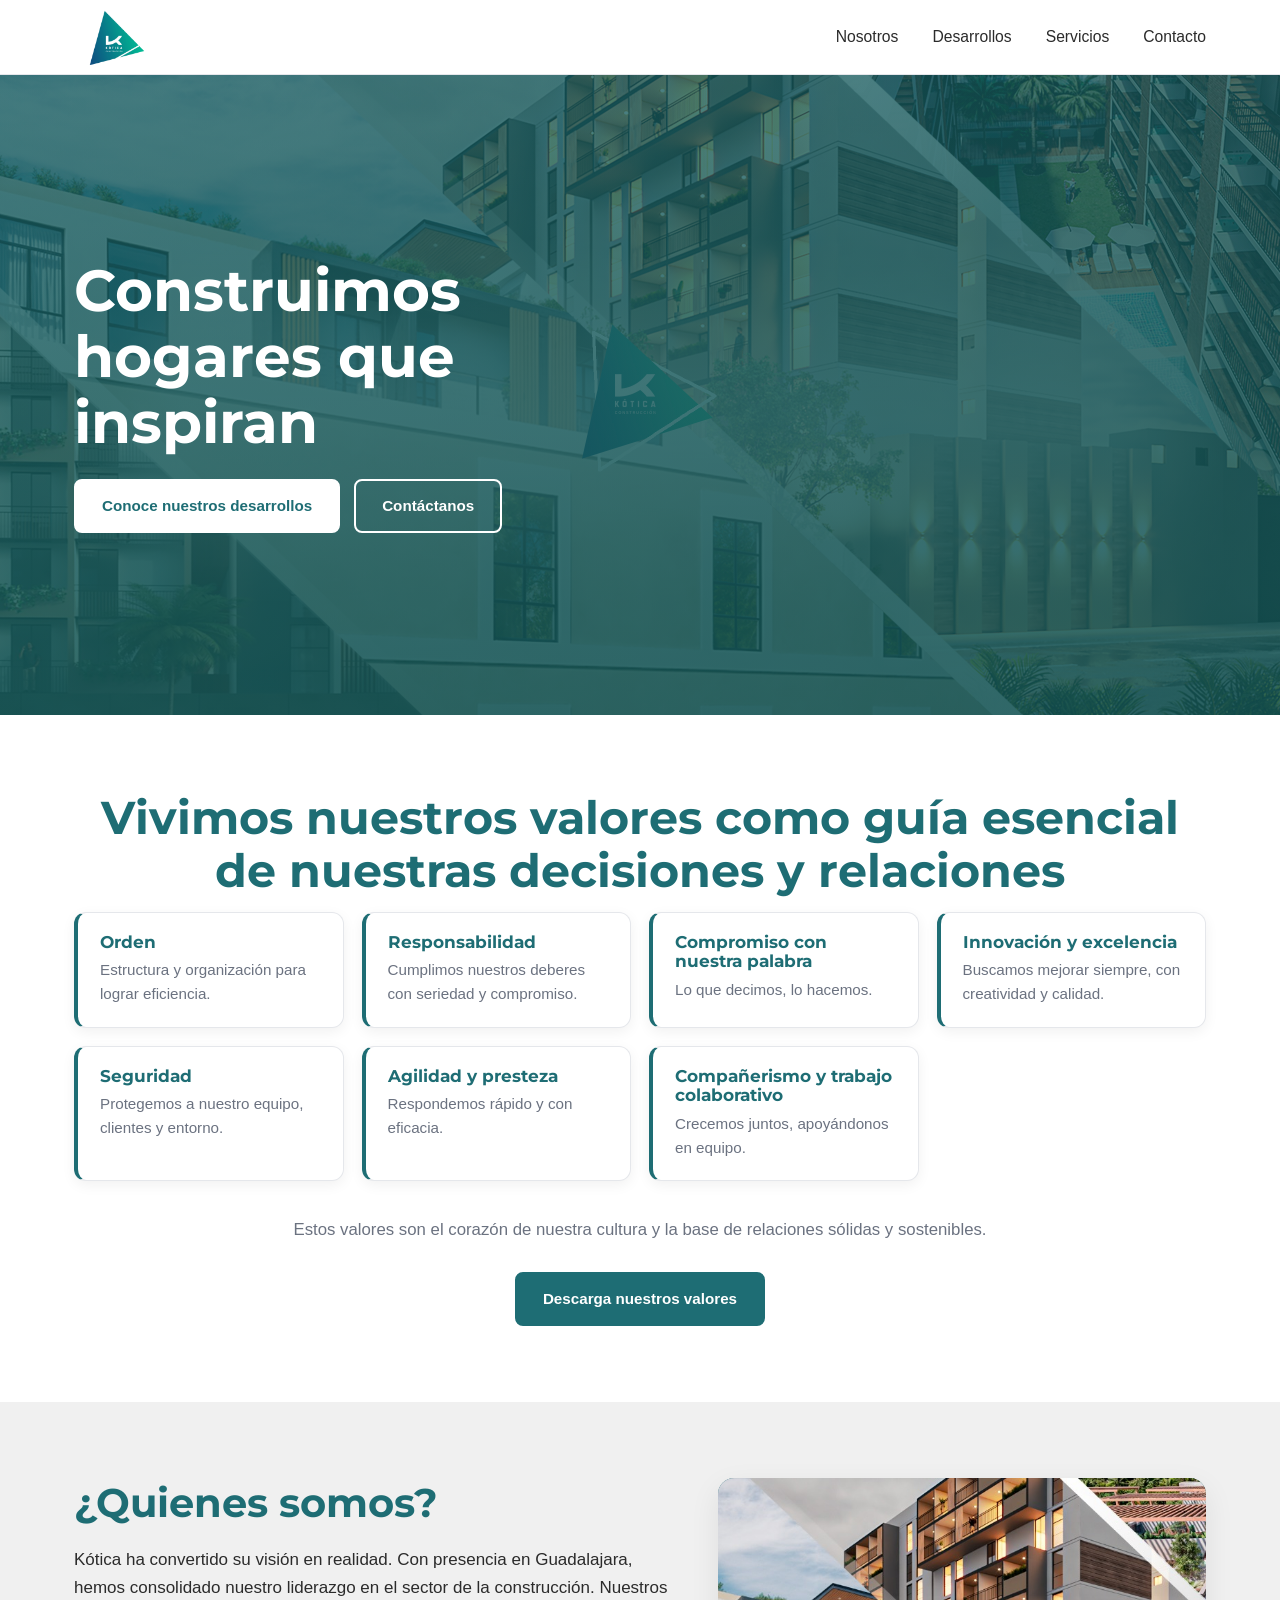
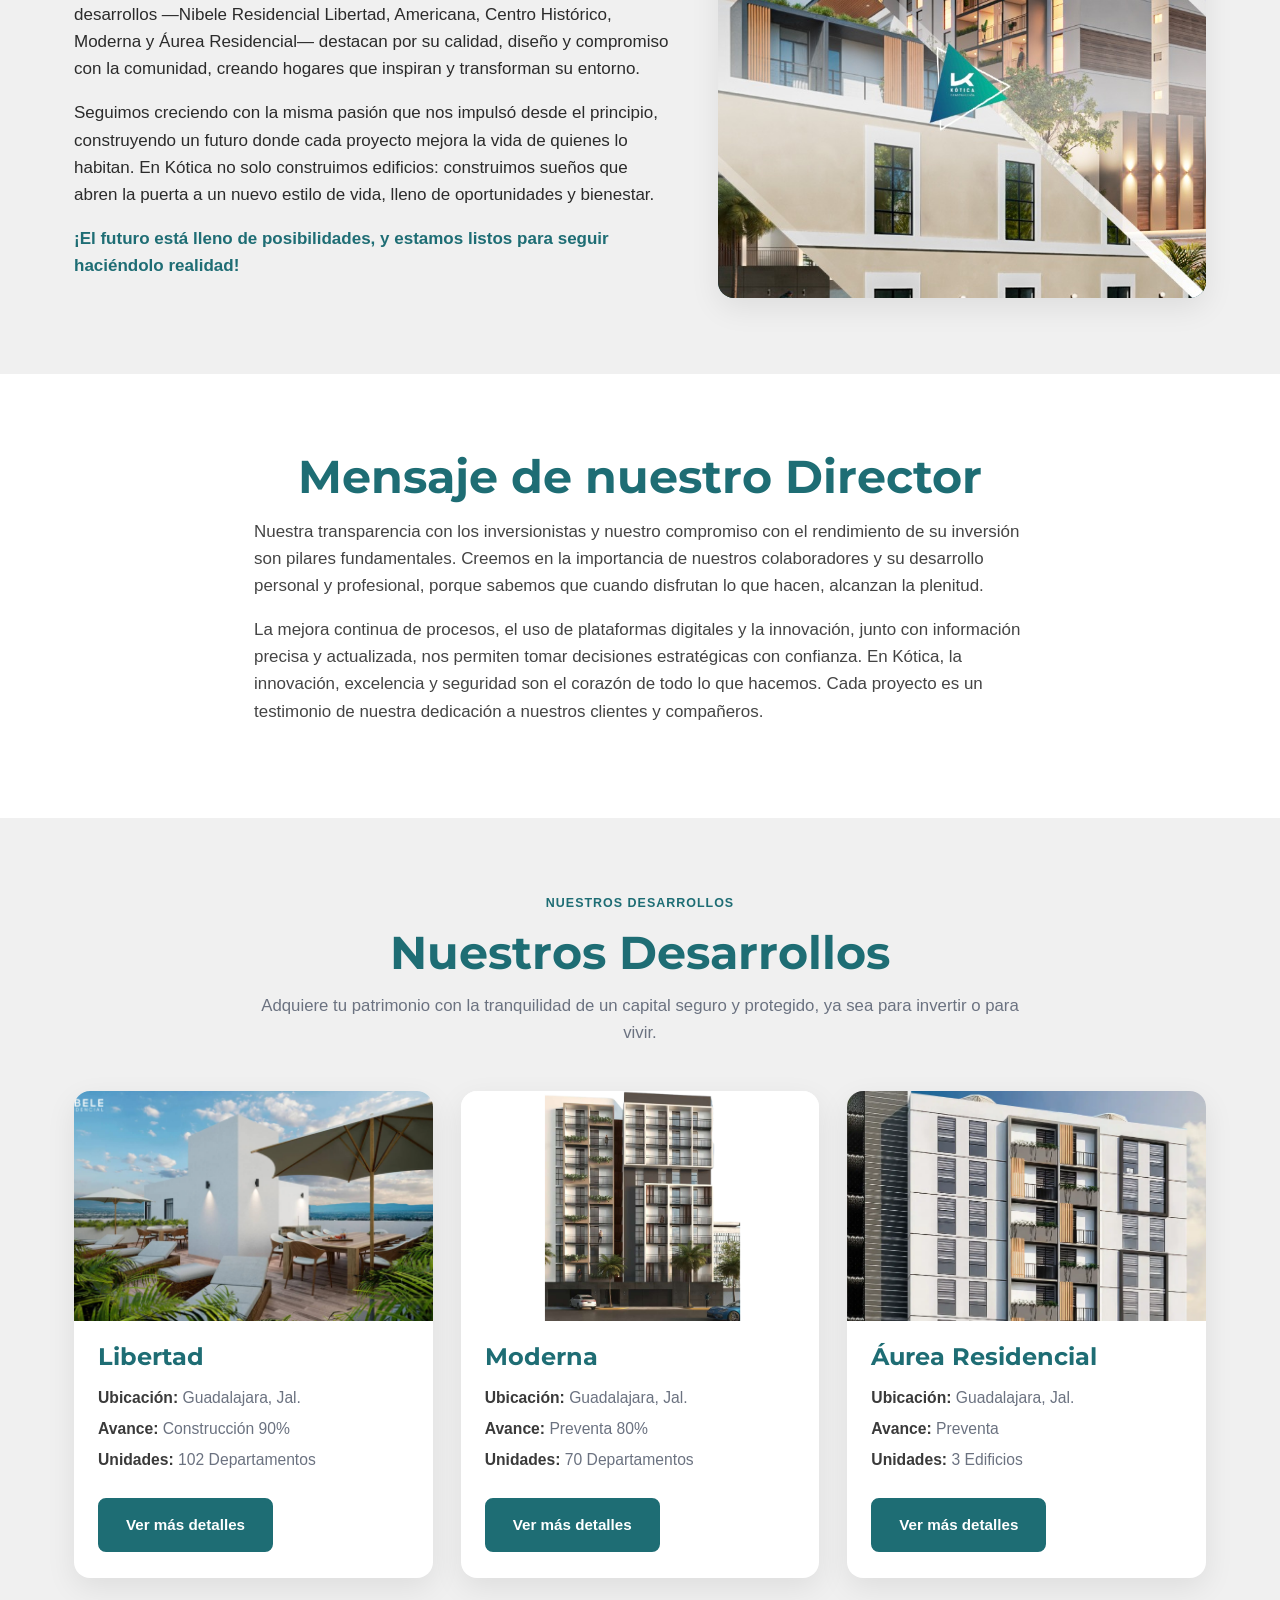
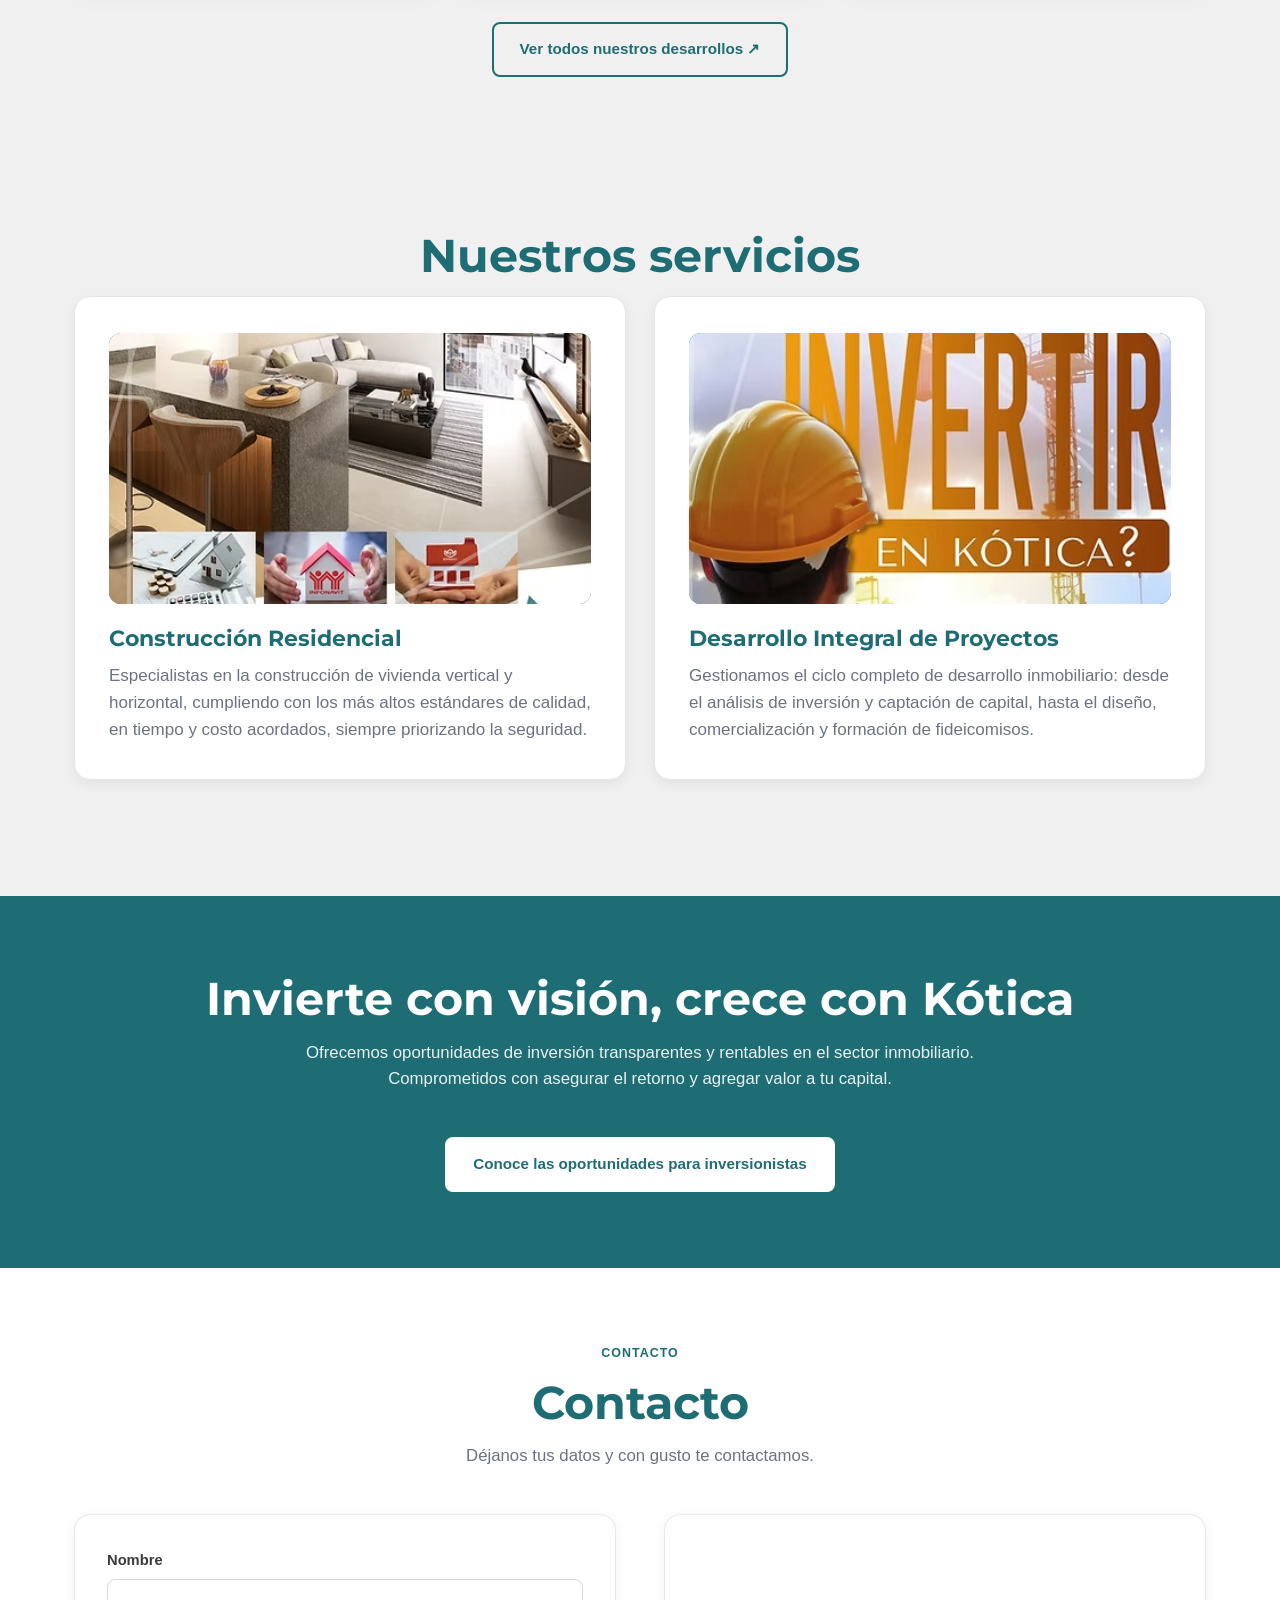
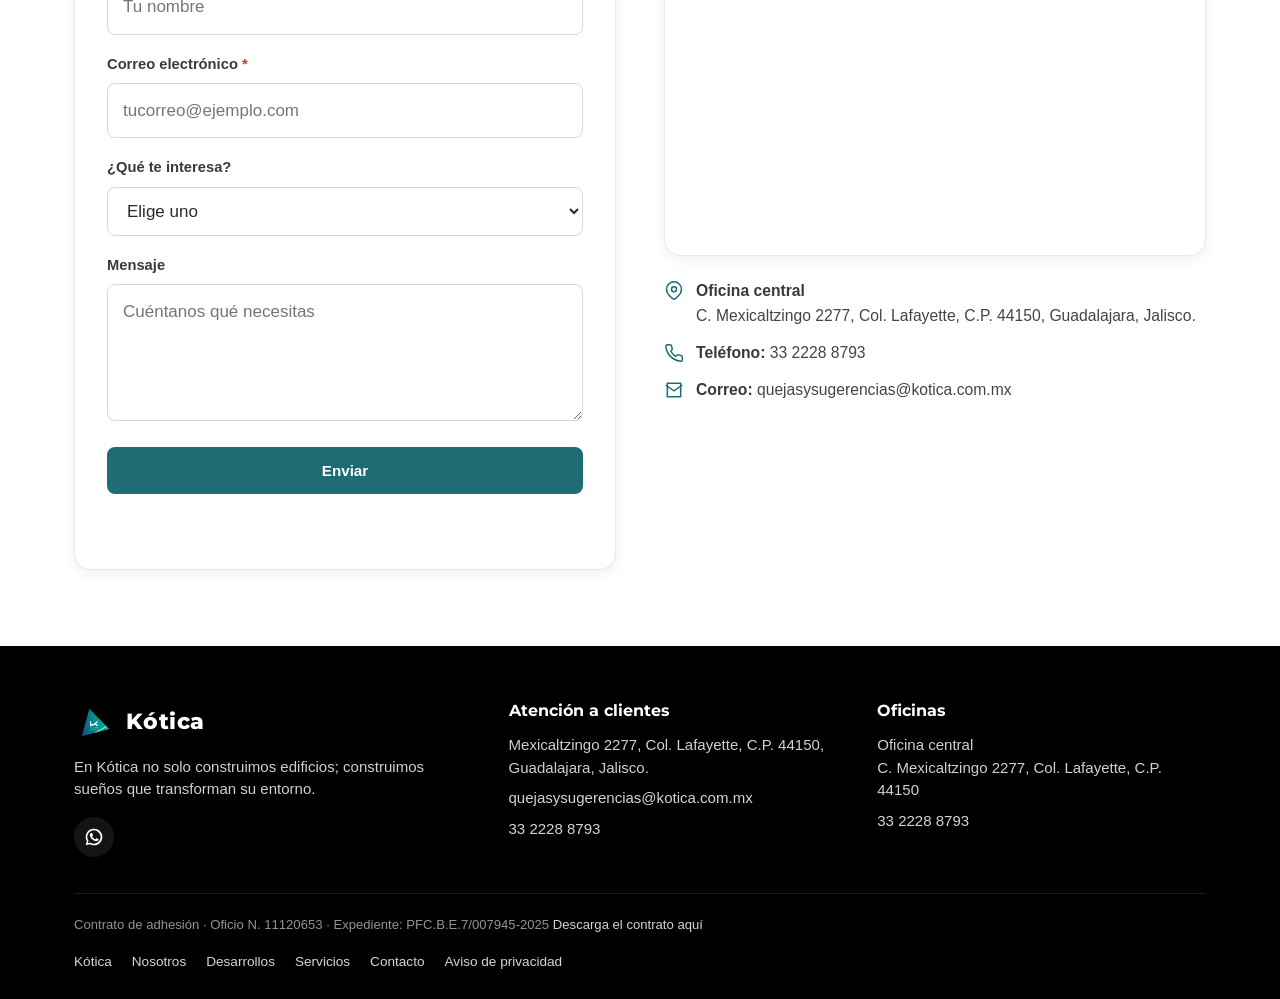
<file: index.html>
<!DOCTYPE html>
<html lang="es-MX">
<head>
<meta charset="UTF-8">
<meta name="viewport" content="width=device-width, initial-scale=1">
<title>Kótica Constructora</title>
<meta name="description" content="En Kótica no solo construimos edificios; construimos sueños. Desarrollos residenciales en Guadalajara con calidad, diseño y compromiso.">
<meta property="og:title" content="Kótica Constructora">
<meta property="og:description" content="Desarrollos residenciales en Guadalajara con calidad, diseño y compromiso.">
<meta property="og:type" content="website">
<meta property="og:url" content="https://www.koticaconstructora.com">
<link rel="preconnect" href="https://fonts.googleapis.com">
<link rel="preconnect" href="https://fonts.gstatic.com" crossorigin>
<link href="https://fonts.googleapis.com/css2?family=Montserrat:wght@500;600;700;800&display=swap" rel="stylesheet">
<link rel="stylesheet" href="css/styles.css">
</head>
<body>

<!-- ===================== HEADER / NAV ===================== -->
<header class="header">
  <div class="container nav">
    <a href="index.html" class="brand" aria-label="Kótica Constructora">
      <img src="img/logo.png" alt="Kótica" > <!-- data-cdn="https://static.wixstatic.com/media/9731f0_b17a5b18ab0c46ec831eee2f0bf413e8~mv2.png" onerror="imgFallback(this) "-->
      <!-- <span>Kótica</span> -->
    </a>
    <button class="nav-toggle" aria-label="Abrir menú" aria-expanded="false" aria-controls="menu">
      <span></span><span></span><span></span>
    </button>
    <ul class="nav-links" id="menu">
      <li><a href="#nosotros">Nosotros</a></li>
      <li><a href="desarrollos.html">Desarrollos</a></li>
      <li><a href="#servicios">Servicios</a></li>
      <li><a href="#contacto">Contacto</a></li>
    </ul>
  </div>
</header>

<!-- ===================== HERO ===================== -->
<section class="hero">
  <div class="hero__media">
    <img src="img/hero-portada.jpg" alt="" data-cdn="https://static.wixstatic.com/media/9731f0_e75c088b66214f9a918adafce089ecbd~mv2.jpg" onerror="imgFallback(this)">
  </div>
  <div class="container">
    <h1>Construimos hogares que inspiran</h1>
    <!-- <p>Con presencia en Guadalajara, creamos hogares que inspiran. Adquiere tu patrimonio con la tranquilidad de un capital seguro y protegido, ya sea para invertir o para vivir.</p> -->
    <div class="hero__cta">
      <a href="desarrollos.html" class="btn btn--light">Conoce nuestros desarrollos</a>
      <a href="#contacto" class="btn btn--ghost" style="color:#fff;border-color:#fff">Contáctanos</a>
    </div>
  </div>
</section>

<!-- ===================== NOSOTROS / VALORES ===================== -->
<section class="section" id="nosotros">
  <div class="container">
    <!-- <p class="eyebrow">Nuestros valores</p> -->
    <h2 class="section-title">Vivimos nuestros valores como guía esencial de nuestras decisiones y relaciones</h2>
    <!-- <p class="section-lead">En Kótica vivimos nuestros valores como guía esencial de nuestras decisiones y relaciones.</p> -->

    <div class="valores-grid">
      <div class="valor"><h4>Orden</h4><p>Estructura y organización para lograr eficiencia.</p></div>
      <div class="valor"><h4>Responsabilidad</h4><p>Cumplimos nuestros deberes con seriedad y compromiso.</p></div>
      <div class="valor"><h4>Compromiso con nuestra palabra</h4><p>Lo que decimos, lo hacemos.</p></div>
      <div class="valor"><h4>Innovación y excelencia</h4><p>Buscamos mejorar siempre, con creatividad y calidad.</p></div>
      <div class="valor"><h4>Seguridad</h4><p>Protegemos a nuestro equipo, clientes y entorno.</p></div>
      <div class="valor"><h4>Agilidad y presteza</h4><p>Respondemos rápido y con eficacia.</p></div>
      <div class="valor"><h4>Compañerismo y trabajo colaborativo</h4><p>Crecemos juntos, apoyándonos en equipo.</p></div>
    </div>

    <p class="section-lead" style="margin-bottom:28px">Estos valores son el corazón de nuestra cultura y la base de relaciones sólidas y sostenibles.</p>
    <div class="center">
      <a href="descargas/valores-kotica.pdf" class="btn" download>Descarga nuestros valores</a>
    </div>
  </div>
</section>

<!-- ===================== QUIÉNES SOMOS ===================== -->
<section class="section section--band">
  <div class="container split">
    <div>
     <!-- <p class="eyebrow">Quiénes somos</p> -->
      <h2 style="font-size:clamp(1.8rem,3.5vw,2.5rem)">¿Quienes somos?</h2>
      <p>Kótica ha convertido su visión en realidad. Con presencia en Guadalajara, hemos consolidado nuestro liderazgo en el sector de la construcción. Nuestros desarrollos —Nibele Residencial Libertad, Americana, Centro Histórico, Moderna y Áurea Residencial— destacan por su calidad, diseño y compromiso con la comunidad, creando hogares que inspiran y transforman su entorno.</p>
      <p>Seguimos creciendo con la misma pasión que nos impulsó desde el principio, construyendo un futuro donde cada proyecto mejora la vida de quienes lo habitan. En Kótica no solo construimos edificios: construimos sueños que abren la puerta a un nuevo estilo de vida, lleno de oportunidades y bienestar.</p>
      <p style="color:var(--teal);font-weight:600">¡El futuro está lleno de posibilidades, y estamos listos para seguir haciéndolo realidad!</p>
    </div>
    <div class="media"><img src="img/quienes-somos.jpg" alt="Kótica Constructora" data-cdn="https://static.wixstatic.com/media/9731f0_1dec79d3f60f4c00adab8aea2998f773~mv2.jpeg" onerror="imgFallback(this)"></div>
  </div>
</section>

<!-- ===================== MENSAJE DEL DIRECTOR ===================== -->
<section class="section">
  <div class="container prose center">
    <!-- <p class="eyebrow" style="text-align:center">Mensaje de nuestro Director</p> -->
    <h2 class="section-title">Mensaje de nuestro Director</h2>
    <p style="text-align:left">Nuestra transparencia con los inversionistas y nuestro compromiso con el rendimiento de su inversión son pilares fundamentales. Creemos en la importancia de nuestros colaboradores y su desarrollo personal y profesional, porque sabemos que cuando disfrutan lo que hacen, alcanzan la plenitud.</p>
    <p style="text-align:left">La mejora continua de procesos, el uso de plataformas digitales y la innovación, junto con información precisa y actualizada, nos permiten tomar decisiones estratégicas con confianza. En Kótica, la innovación, excelencia y seguridad son el corazón de todo lo que hacemos. Cada proyecto es un testimonio de nuestra dedicación a nuestros clientes y compañeros.</p>
  </div>
</section>

<!-- ===================== NUESTROS DESARROLLOS ===================== -->
<section class="section section--band" id="desarrollos">
  <div class="container">
    <p class="eyebrow" style="text-align:center">Nuestros desarrollos</p>
    <h2 class="section-title">Nuestros Desarrollos</h2>
    <p class="section-lead">Adquiere tu patrimonio con la tranquilidad de un capital seguro y protegido, ya sea para invertir o para vivir.</p>

    <div class="dev-grid">
      <article class="dev-card">
        <div class="dev-card__media"><img src="img/proj-libertad.jpg" alt="Libertad" data-cdn="https://static.wixstatic.com/media/9731f0_eea49c73506149438f46ba246c4db014~mv2.jpg" onerror="imgFallback(this)"></div>
        <div class="dev-card__body">
          <h3>Libertad</h3>
          <div class="dev-card__meta">
            <div><b>Ubicación:</b> Guadalajara, Jal.</div>
            <div><b>Avance:</b> Construcción 90%</div>
            <div><b>Unidades:</b> 102 Departamentos</div>
          </div>
          <a href="https://www.nibeleresidenciallibertad.com" target="_blank" rel="noopener" class="btn">Ver más detalles</a>
        </div>
      </article>

      <article class="dev-card">
        <div class="dev-card__media"><img src="img/proj-moderna.png" alt="Moderna" data-cdn="https://static.wixstatic.com/media/9731f0_7dcb813069e54c13b923c2da4b4654c1~mv2.png" onerror="imgFallback(this)"></div>
        <div class="dev-card__body">
          <h3>Moderna</h3>
          <div class="dev-card__meta">
            <div><b>Ubicación:</b> Guadalajara, Jal.</div>
            <div><b>Avance:</b> Preventa 80%</div>
            <div><b>Unidades:</b> 70 Departamentos</div>
          </div>
          <a href="https://www.modernanibeleresidencial.com/" target="_blank" rel="noopener" class="btn">Ver más detalles</a>
        </div>
      </article>

      <article class="dev-card">
        <div class="dev-card__media"><img src="img/proj-aurea.webp" alt="Áurea Residencial" data-cdn="https://static.wixstatic.com/media/9731f0_e82ac5ec9dcb40ae976804c4b3e8751b~mv2.webp" onerror="imgFallback(this)"></div>
        <div class="dev-card__body">
          <h3>Áurea Residencial</h3>
          <div class="dev-card__meta">
            <div><b>Ubicación:</b> Guadalajara, Jal.</div>
            <div><b>Avance:</b> Preventa</div>
            <div><b>Unidades:</b> 3 Edificios</div>
          </div>
          <a href="https://nibeleresidencialaurea.com" target="_blank" rel="noopener" class="btn">Ver más detalles</a>
        </div>
      </article>
    </div>

    <div class="center" style="margin-top:44px">
      <a href="desarrollos.html" class="btn btn--ghost">Ver todos nuestros desarrollos ↗</a>
    </div>
  </div>
</section>

<!-- ===================== NUESTROS SOCIOS =====================
<section class="section">
  <div class="container">
    <p class="eyebrow" style="text-align:center">Nuestros socios</p>
    <h2 class="section-title">Nuestros Socios</h2>
    <p class="section-lead">Alianzas que respaldan cada uno de nuestros proyectos.</p>
    <div class="socios">
      <div class="socio"><img src="img/socios/socio-1.png" alt="Socio 1" onerror="this.replaceWith(document.createTextNode('Socio 1'))"></div>
      <div class="socio"><img src="img/socios/socio-2.png" alt="Socio 2" onerror="this.replaceWith(document.createTextNode('Socio 2'))"></div>
      <div class="socio"><img src="img/socios/socio-3.png" alt="Socio 3" onerror="this.replaceWith(document.createTextNode('Socio 3'))"></div>
      <div class="socio"><img src="img/socios/socio-4.png" alt="Socio 4" onerror="this.replaceWith(document.createTextNode('Socio 4'))"></div>
    </div>
  </div>
</section>
-->

<!-- ===================== NUESTROS SERVICIOS ===================== -->
<section class="section section--band" id="servicios">
  <div class="container">
    <!--  <p class="eyebrow" style="text-align:center">Nuestros servicios</p> -->
    <h2 class="section-title">Nuestros servicios</h2>

   <div class="serv-grid">
  <div class="serv-card">
    <div class="serv-card__media">
      <img src="img/construccionresidencial.avif" alt="Construcción Residencial" onerror="this.style.display='none'">
    </div>
    <h3>Construcción Residencial</h3>
    <p>Especialistas en la construcción de vivienda vertical y horizontal, cumpliendo con los más altos estándares de calidad, en tiempo y costo acordados, siempre priorizando la seguridad.</p>
  </div>
  <div class="serv-card">
    <div class="serv-card__media">
      <img src="img/desarrollointegraldeproyectos.avif" alt="Desarrollo Integral de Proyectos" onerror="this.style.display='none'">
    </div>
    <h3>Desarrollo Integral de Proyectos</h3>
    <p>Gestionamos el ciclo completo de desarrollo inmobiliario: desde el análisis de inversión y captación de capital, hasta el diseño, comercialización y formación de fideicomisos.</p>
  </div>
</div>

 <!--   <div class="center">
      <a href="#contacto" class="btn">Ir a nuestros servicios</a>
    </div>
  -->
  </div>
</section>

<!-- ===================== BANNER INVERSIÓN ===================== -->
<section class="section section--teal">
  <div class="container center">
    <h2 class="section-title" style="color:#fff">Invierte con visión, crece con Kótica</h2>
    <p class="section-lead">Ofrecemos oportunidades de inversión transparentes y rentables en el sector inmobiliario. Comprometidos con asegurar el retorno y agregar valor a tu capital.</p>
    <a href="#contacto" class="btn btn--light">Conoce las oportunidades para inversionistas</a>
  </div>
</section>

<!-- ===================== CONTACTO ===================== -->
<section class="section" id="contacto">
  <div class="container">
    <p class="eyebrow" style="text-align:center">Contacto</p>
    <h2 class="section-title">Contacto</h2>
    <p class="section-lead">Déjanos tus datos y con gusto te contactamos.</p>

    <div class="contact-grid">
      <form class="form" id="contactForm" action="https://formspree.io/f/TU_ID_AQUI" method="POST" novalidate>
        <div class="field">
          <label for="nombre">Nombre</label>
          <input type="text" id="nombre" name="nombre" autocomplete="name" placeholder="Tu nombre">
        </div>
        <div class="field">
          <label for="correo">Correo electrónico <span class="req">*</span></label>
          <input type="email" id="correo" name="correo" autocomplete="email" required placeholder="tucorreo@ejemplo.com">
        </div>
        <div class="field">
          <label for="interes">¿Qué te interesa?</label>
          <select id="interes" name="interes">
            <option value="">Elige uno</option>
            <option>Comprar un departamento</option>
            <option>Oportunidades de inversión</option>
            <option>Información de un desarrollo</option>
            <option>Otro</option>
          </select>
        </div>
        <div class="field">
          <label for="mensaje">Mensaje</label>
          <textarea id="mensaje" name="mensaje" rows="4" placeholder="Cuéntanos qué necesitas"></textarea>
        </div>
        <button type="submit" class="btn btn--block">Enviar</button>
        <p class="form__status" id="formStatus" role="status" aria-live="polite"></p>
      </form>

      <div>
        <div class="map">
          <iframe
            src="https://www.google.com/maps?q=Mexicaltzingo%202277%2C%20Col.%20Lafayette%2C%20Guadalajara%2C%20Jalisco&output=embed"
            loading="lazy" referrerpolicy="no-referrer-when-downgrade"
            title="Ubicación Kótica Constructora"></iframe>
        </div>
        <div class="contact-info">
          <div class="row">
            <svg viewBox="0 0 24 24"><path d="M21 10c0 7-9 12-9 12s-9-5-9-12a9 9 0 0 1 18 0z"/><circle cx="12" cy="10" r="3"/></svg>
            <div><b>Oficina central</b><br>C. Mexicaltzingo 2277, Col. Lafayette, C.P. 44150, Guadalajara, Jalisco.</div>
          </div>
          <div class="row">
            <svg viewBox="0 0 24 24"><path d="M22 16.9v3a2 2 0 0 1-2.2 2 19.8 19.8 0 0 1-8.6-3 19.5 19.5 0 0 1-6-6 19.8 19.8 0 0 1-3-8.6A2 2 0 0 1 4.1 2h3a2 2 0 0 1 2 1.7c.1 1 .4 1.9.7 2.8a2 2 0 0 1-.5 2.1L8.1 9.9a16 16 0 0 0 6 6l1.3-1.2a2 2 0 0 1 2.1-.5c.9.3 1.8.6 2.8.7a2 2 0 0 1 1.7 2z"/></svg>
            <div><b>Teléfono:</b> <a href="tel:3322288793">33 2228 8793</a></div>
          </div>
          <div class="row">
            <svg viewBox="0 0 24 24"><path d="M4 4h16v16H4z"/><path d="m22 6-10 7L2 6"/></svg>
            <div><b>Correo:</b> <a href="mailto:quejasysugerencias@kotica.com.mx">quejasysugerencias@kotica.com.mx</a></div>
          </div>
        </div>
      </div>
    </div>
  </div>
</section>

<!-- ===================== FOOTER ===================== -->
<footer class="footer">
  <div class="container">
    <div class="footer__grid">
      <div>
        <div class="brand" style="color:#fff;margin-bottom:14px">
          <img src="img/logo.png" alt="Kótica" style="height:40px" data-cdn="https://static.wixstatic.com/media/9731f0_b17a5b18ab0c46ec831eee2f0bf413e8~mv2.png" onerror="imgFallback(this)">
          <span>Kótica</span>
        </div>
        <p>En Kótica no solo construimos edificios; construimos sueños que transforman su entorno.</p>
        <div class="footer__social">
          <a href="https://wa.me/+5213322288793" target="_blank" rel="noopener" aria-label="WhatsApp">
            <svg viewBox="0 0 24 24"><path d="M17.5 14.4c-.3-.1-1.7-.9-2-1-.3-.1-.5-.1-.6.1l-.9 1c-.2.2-.3.2-.6.1-1.5-.7-2.5-1.3-3.5-3-.3-.5.3-.4.8-1.4.1-.2 0-.4 0-.5l-.9-2.1c-.2-.5-.5-.5-.7-.5h-.5c-.2 0-.5.1-.7.3-.9.9-1.1 2-.7 3.3.5 1.7 1.6 3.2 3 4.4 2 1.7 3.7 2.2 5.4 1.9.7-.1 1.6-.7 1.8-1.4.2-.5.2-.9.1-1-.1-.1-.2-.1-.4-.2z"/><path d="M12 2a10 10 0 0 0-8.6 15L2 22l5.1-1.3A10 10 0 1 0 12 2zm0 18a8 8 0 0 1-4.1-1.1l-.3-.2-3 .8.8-2.9-.2-.3A8 8 0 1 1 12 20z"/></svg>
          </a>
          <!-- <a href="https://www.instagram.com/koticaconstruccion2025/" target="_blank" rel="noopener" aria-label="Instagram">
            <svg viewBox="0 0 24 24"><path d="M12 2.2c3.2 0 3.6 0 4.9.1 1.2.1 1.8.3 2.2.4.6.2 1 .5 1.4.9.4.4.7.8.9 1.4.1.4.3 1 .4 2.2.1 1.3.1 1.7.1 4.9s0 3.6-.1 4.9c-.1 1.2-.3 1.8-.4 2.2-.2.6-.5 1-.9 1.4-.4.4-.8.7-1.4.9-.4.1-1 .3-2.2.4-1.3.1-1.7.1-4.9.1s-3.6 0-4.9-.1c-1.2-.1-1.8-.3-2.2-.4-.6-.2-1-.5-1.4-.9-.4-.4-.7-.8-.9-1.4-.1-.4-.3-1-.4-2.2C2.2 15.6 2.2 15.2 2.2 12s0-3.6.1-4.9c.1-1.2.3-1.8.4-2.2.2-.6.5-1 .9-1.4.4-.4.8-.7 1.4-.9.4-.1 1-.3 2.2-.4C8.4 2.2 8.8 2.2 12 2.2zM12 0C8.7 0 8.3 0 7 .1 5.7.1 4.8.3 4.1.6c-.8.3-1.4.7-2 1.4-.7.6-1.1 1.2-1.4 2C.3 4.8.1 5.7.1 7 0 8.3 0 8.7 0 12s0 3.7.1 5c0 1.3.2 2.2.5 2.9.3.8.7 1.4 1.4 2 .6.7 1.2 1.1 2 1.4.7.3 1.6.5 2.9.5 1.3.1 1.7.1 5 .1s3.7 0 5-.1c1.3 0 2.2-.2 2.9-.5.8-.3 1.4-.7 2-1.4.7-.6 1.1-1.2 1.4-2 .3-.7.5-1.6.5-2.9.1-1.3.1-1.7.1-5s0-3.7-.1-5c0-1.3-.2-2.2-.5-2.9-.3-.8-.7-1.4-1.4-2-.6-.7-1.2-1.1-2-1.4C19.2.3 18.3.1 17 .1 15.7 0 15.3 0 12 0z"/><path d="M12 5.8a6.2 6.2 0 1 0 0 12.4 6.2 6.2 0 0 0 0-12.4zm0 10.2a4 4 0 1 1 0-8 4 4 0 0 1 0 8z"/><circle cx="18.4" cy="5.6" r="1.4"/></svg>
          </a>
          <a href="https://www.facebook.com/profile.php?id=61575812442782" target="_blank" rel="noopener" aria-label="Facebook">
            <svg viewBox="0 0 24 24"><path d="M24 12a12 12 0 1 0-13.9 11.9v-8.4H7.1V12h3V9.4c0-3 1.8-4.6 4.5-4.6 1.3 0 2.6.2 2.6.2v2.9h-1.5c-1.4 0-1.9.9-1.9 1.8V12h3.3l-.5 3.5h-2.8v8.4A12 12 0 0 0 24 12z"/></svg>
          </a>
          -->
        </div>
      </div>

      <div>
        <h4>Atención a clientes</h4>
        <p>Mexicaltzingo 2277, Col. Lafayette, C.P. 44150, Guadalajara, Jalisco.</p>
         <p><a href="mailto:quejasysugerencias@kotica.com.mx">quejasysugerencias@kotica.com.mx</a></p>
        <p><a href="tel:3322288793">33 2228 8793</a></p>
      </div>

      <div>
        <h4>Oficinas</h4>
        <p>Oficina central<br>C. Mexicaltzingo 2277, Col. Lafayette, C.P. 44150</p>
        <p><a href="tel:3322288793">33 2228 8793</a></p>
      </div>
    </div>

    <div class="footer__bottom">
      <div class="footer__legal">
        Contrato de adhesión · Oficio N. 11120653 · Expediente: PFC.B.E.7/007945-2025  <a href="descargas/6062-2025.pdf">Descarga el contrato aquí </a>
      </div>
      <nav>
        <a href="index.html">Kótica</a>
        <a href="#nosotros">Nosotros</a>
        <a href="desarrollos.html">Desarrollos</a>
        <a href="#servicios">Servicios</a>
        <a href="#contacto">Contacto</a>
        <a href="https://www.centrohistoriconibeleresidencial.com/avisodeprivacidad/?web=centro" target="_blank" rel="noopener">Aviso de privacidad</a>
      </nav>
    </div>
  </div>
</footer>

<script src="js/main.js"></script>
</body>
</html>
</file>
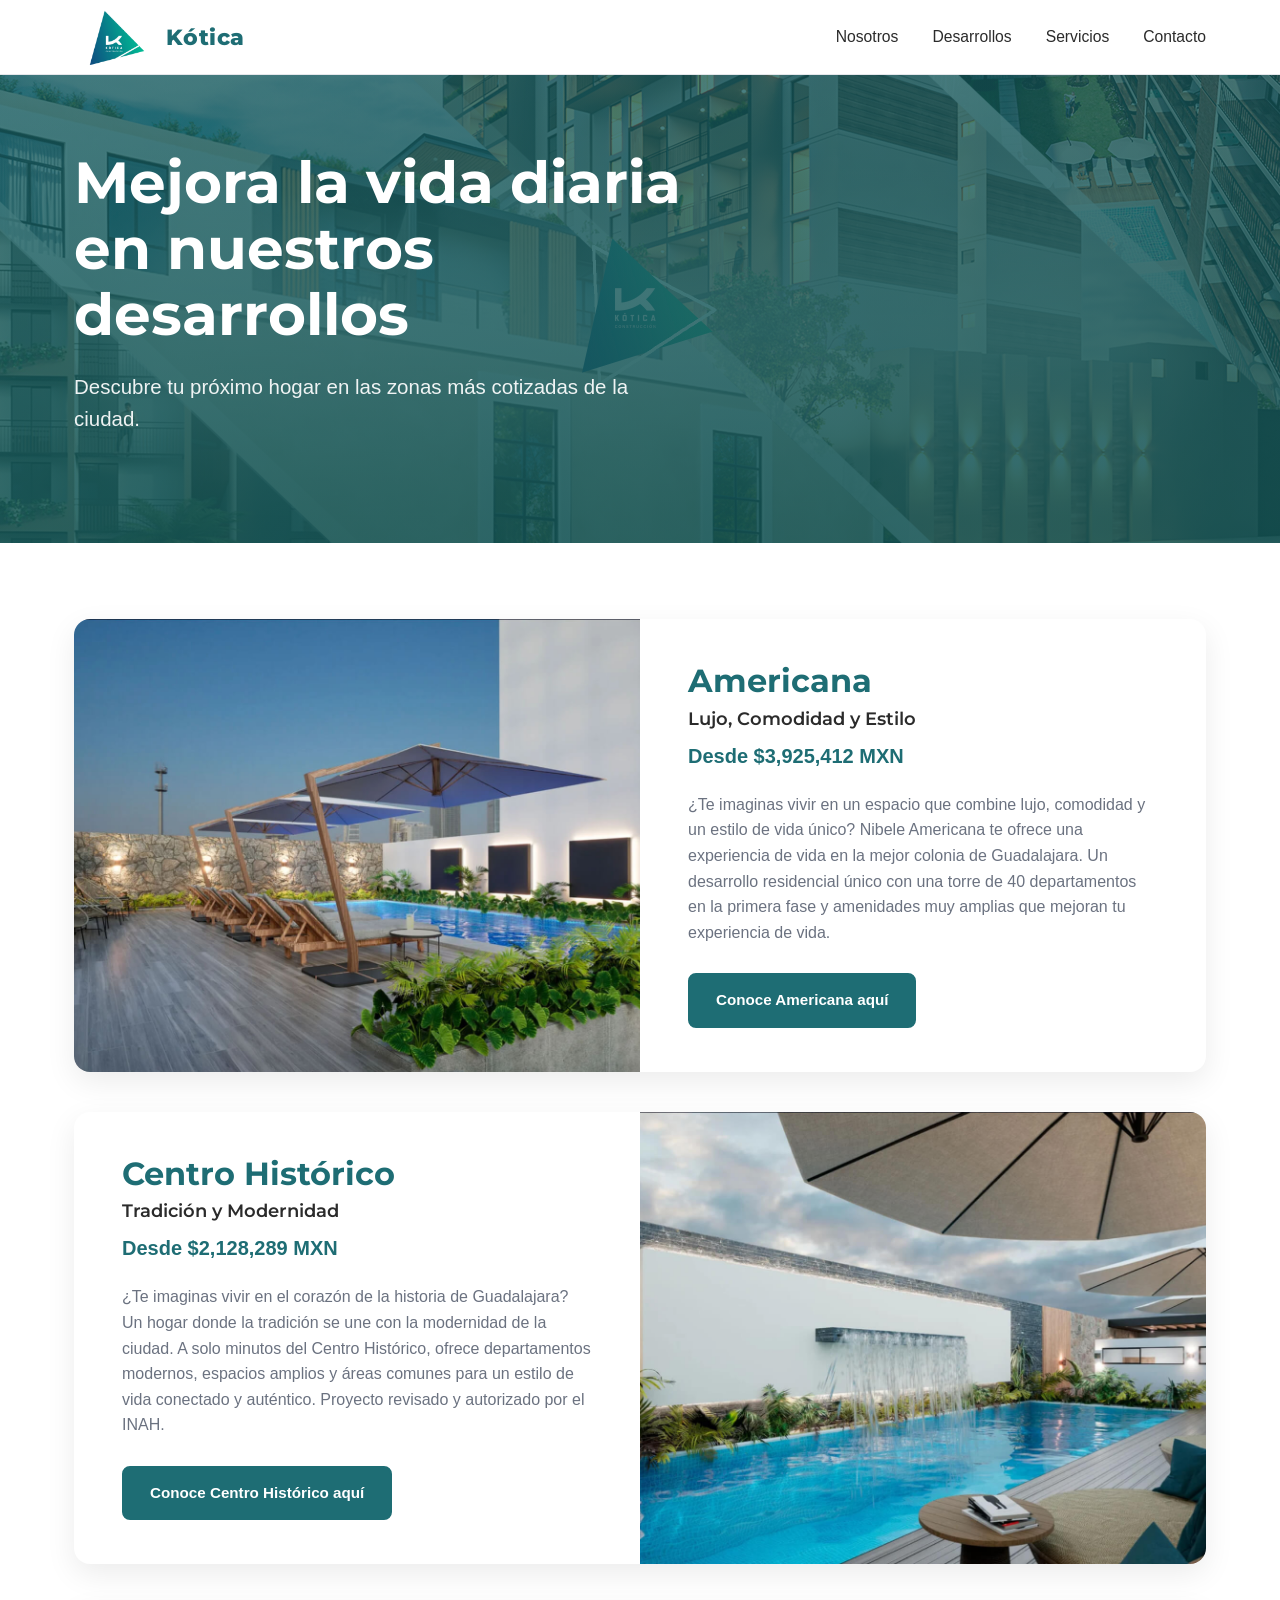
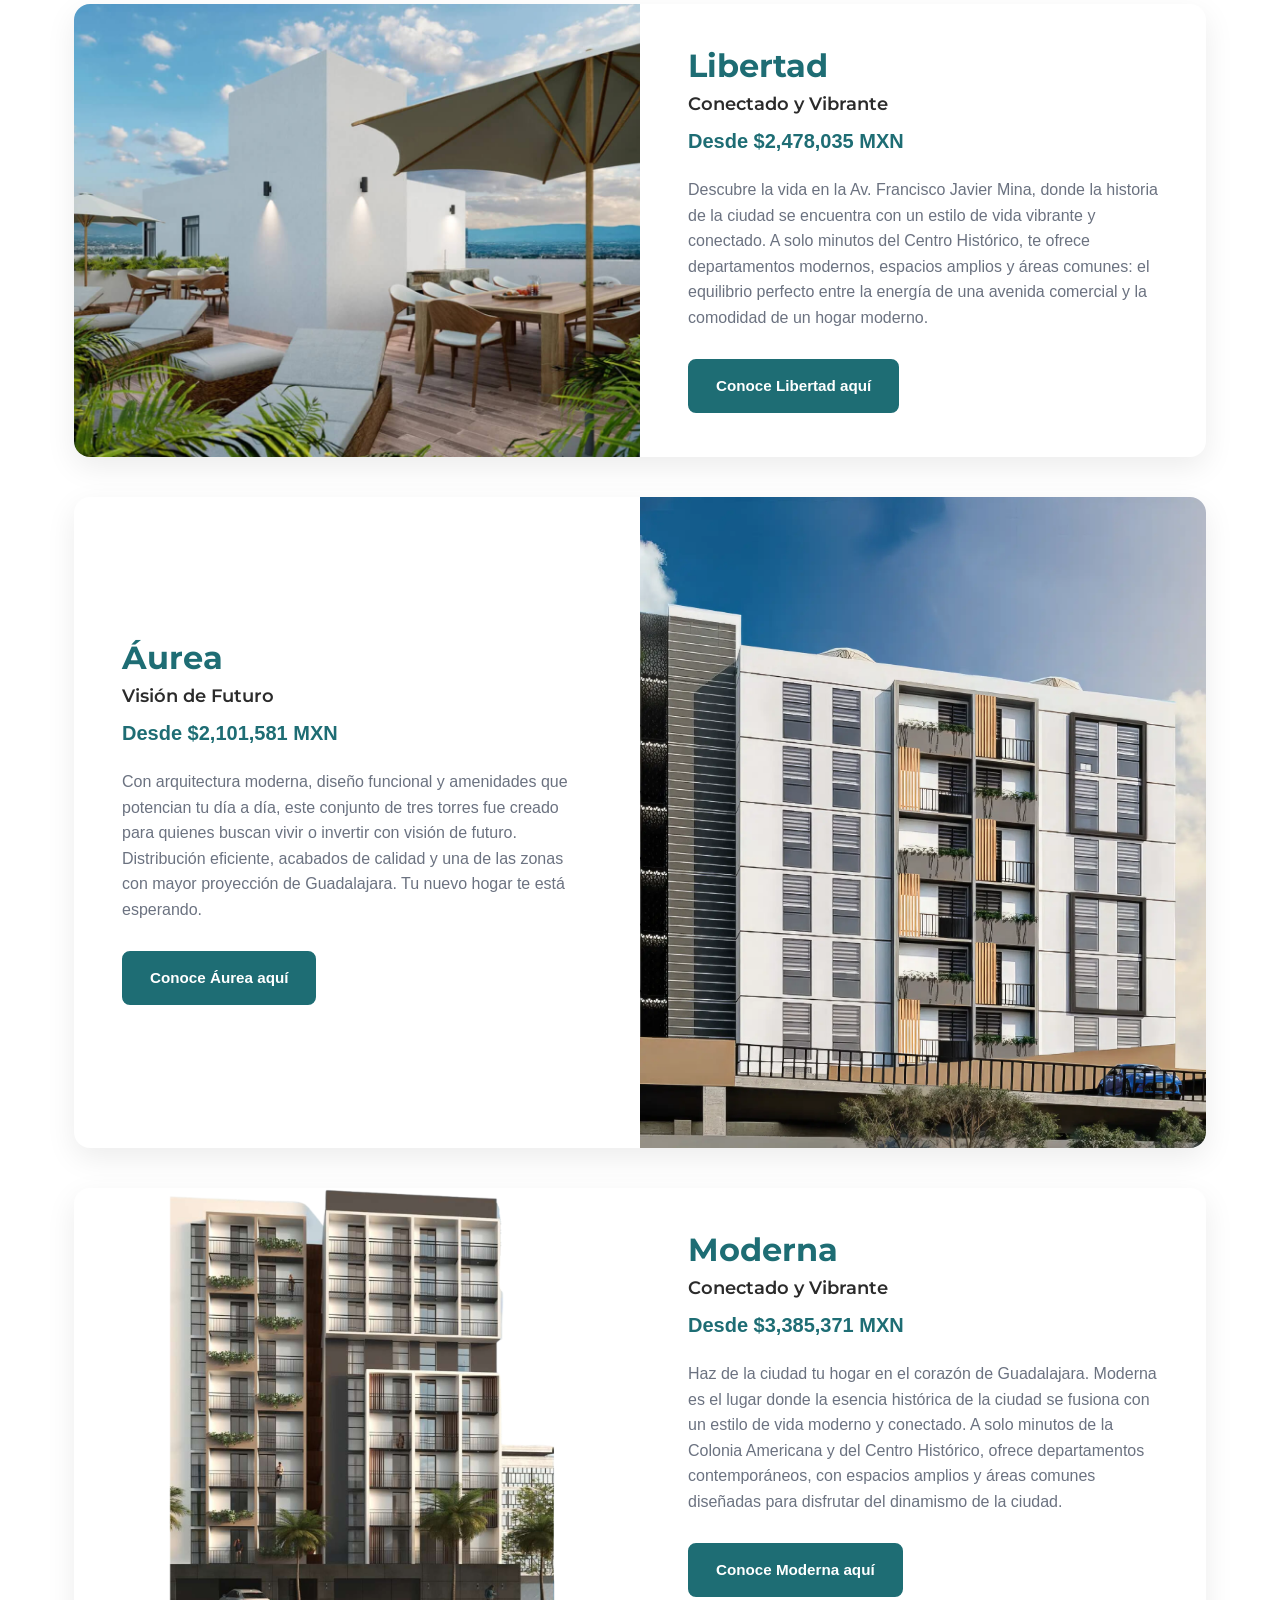
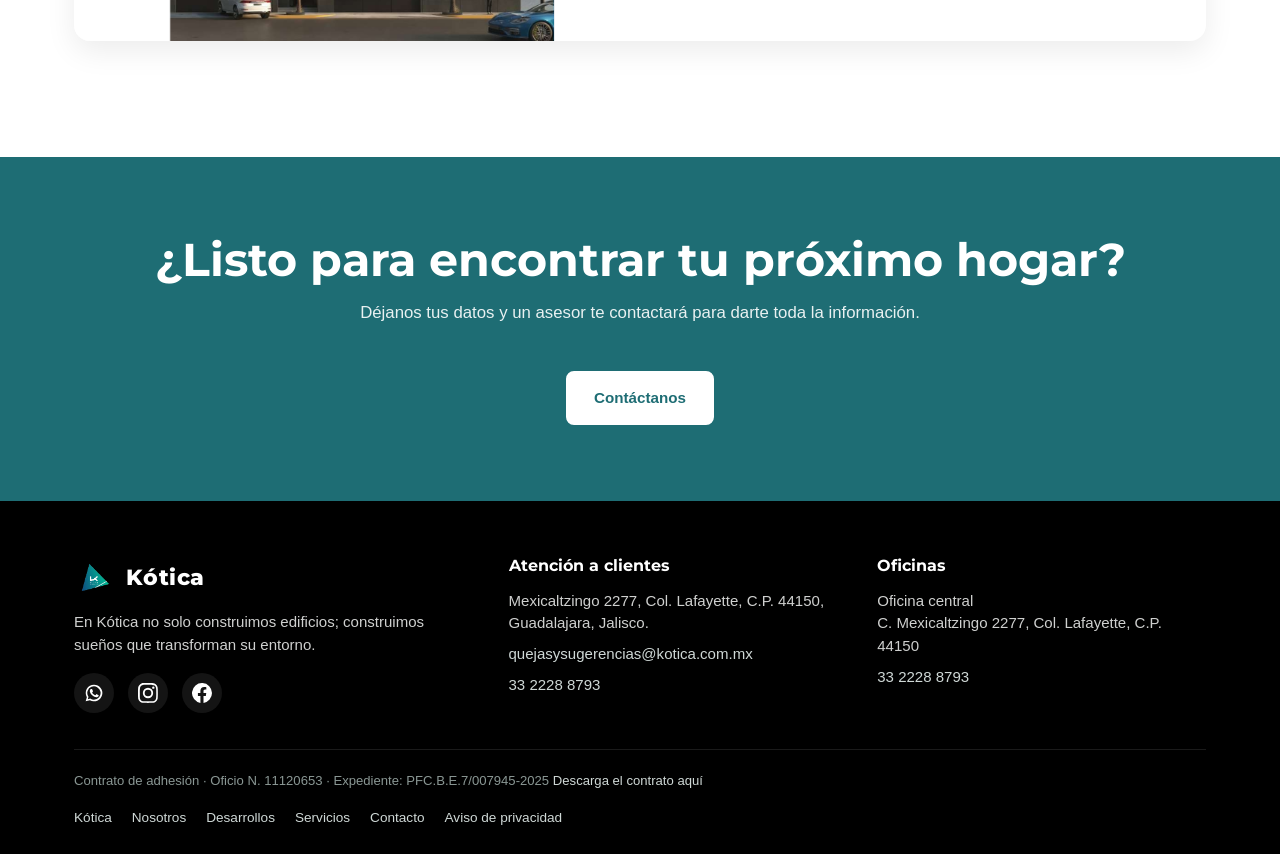
<file: desarrollos.html>
<!DOCTYPE html>
<html lang="es-MX">
<head>
<meta charset="UTF-8">
<meta name="viewport" content="width=device-width, initial-scale=1">
<title>Desarrollos | Kótica Constructora</title>
<meta name="description" content="Conoce más del trabajo que realizamos en Kótica y descubre qué desarrollo es el ideal para ti.">
<meta property="og:title" content="Desarrollos | Kótica Constructora">
<meta property="og:description" content="Descubre tu próximo hogar en las zonas más cotizadas de la ciudad.">
<meta property="og:type" content="website">
<link rel="preconnect" href="https://fonts.googleapis.com">
<link rel="preconnect" href="https://fonts.gstatic.com" crossorigin>
<link href="https://fonts.googleapis.com/css2?family=Montserrat:wght@500;600;700;800&display=swap" rel="stylesheet">
<link rel="stylesheet" href="css/styles.css">
</head>
<body>

<!-- ===================== HEADER / NAV ===================== -->
<header class="header">
  <div class="container nav">
    <a href="index.html" class="brand" aria-label="Kótica Constructora">
      <img src="img/logo.png" alt="Kótica" data-cdn="https://static.wixstatic.com/media/9731f0_b17a5b18ab0c46ec831eee2f0bf413e8~mv2.png" onerror="imgFallback(this)">
      <span>Kótica</span>
    </a>
    <button class="nav-toggle" aria-label="Abrir menú" aria-expanded="false" aria-controls="menu">
      <span></span><span></span><span></span>
    </button>
    <ul class="nav-links" id="menu">
      <li><a href="index.html#nosotros">Nosotros</a></li>
      <li><a href="desarrollos.html">Desarrollos</a></li>
      <li><a href="index.html#servicios">Servicios</a></li>
      <li><a href="index.html#contacto">Contacto</a></li>
    </ul>
  </div>
</header>

<!-- ===================== HERO ===================== -->
<section class="hero" style="min-height:clamp(360px,52vh,480px)">
  <div class="hero__media">
    <img src="img/hero-portada.jpg" alt="" data-cdn="https://static.wixstatic.com/media/9731f0_e75c088b66214f9a918adafce089ecbd~mv2.jpg" onerror="imgFallback(this)">
  </div>
  <div class="container">
    <h1>Mejora la vida diaria en nuestros desarrollos</h1>
    <p>Descubre tu próximo hogar en las zonas más cotizadas de la ciudad.</p>
  </div>
</section>

<!-- ===================== LISTA DE DESARROLLOS ===================== -->
<section class="section">
  <div class="container">

    <!-- AMERICANA -->
    <article class="dev-row">
      <div class="dev-row__media"><img src="img/proj-americana.jpg" alt="Nibele Americana" data-cdn="https://static.wixstatic.com/media/9731f0_0d162266805b4a429b9d11bb078fa236~mv2.jpg" onerror="imgFallback(this)"></div>
      <div class="dev-row__body">
        <h2>Americana</h2>
        <div class="dev-row__tag">Lujo, Comodidad y Estilo</div>
        <div class="dev-row__price">Desde $3,925,412 MXN</div>
        <p>¿Te imaginas vivir en un espacio que combine lujo, comodidad y un estilo de vida único? Nibele Americana te ofrece una experiencia de vida en la mejor colonia de Guadalajara. Un desarrollo residencial único con una torre de 40 departamentos en la primera fase y amenidades muy amplias que mejoran tu experiencia de vida.</p>
        <a href="https://www.nibeleresidencialamericana.com" target="_blank" rel="noopener" class="btn">Conoce Americana aquí</a>
      </div>
    </article>

    <!-- CENTRO HISTÓRICO -->
    <article class="dev-row">
      <div class="dev-row__media"><img src="img/proj-centro-historico.jpg" alt="Centro Histórico" data-cdn="https://static.wixstatic.com/media/9731f0_010c8a9fa659484eb701c4a3181b88f4~mv2.jpg" onerror="imgFallback(this)"></div>
      <div class="dev-row__body">
        <h2>Centro Histórico</h2>
        <div class="dev-row__tag">Tradición y Modernidad</div>
        <div class="dev-row__price">Desde $2,128,289 MXN</div>
        <p>¿Te imaginas vivir en el corazón de la historia de Guadalajara? Un hogar donde la tradición se une con la modernidad de la ciudad. A solo minutos del Centro Histórico, ofrece departamentos modernos, espacios amplios y áreas comunes para un estilo de vida conectado y auténtico. Proyecto revisado y autorizado por el INAH.</p>
        <a href="https://www.centrohistoriconibeleresidencial.com" target="_blank" rel="noopener" class="btn">Conoce Centro Histórico aquí</a>
      </div>
    </article>

    <!-- LIBERTAD -->
    <article class="dev-row">
      <div class="dev-row__media"><img src="img/proj-libertad.jpg" alt="Libertad" data-cdn="https://static.wixstatic.com/media/9731f0_eea49c73506149438f46ba246c4db014~mv2.jpg" onerror="imgFallback(this)"></div>
      <div class="dev-row__body">
        <h2>Libertad</h2>
        <div class="dev-row__tag">Conectado y Vibrante</div>
        <div class="dev-row__price">Desde $2,478,035 MXN</div>
        <p>Descubre la vida en la Av. Francisco Javier Mina, donde la historia de la ciudad se encuentra con un estilo de vida vibrante y conectado. A solo minutos del Centro Histórico, te ofrece departamentos modernos, espacios amplios y áreas comunes: el equilibrio perfecto entre la energía de una avenida comercial y la comodidad de un hogar moderno.</p>
        <a href="https://www.nibeleresidenciallibertad.com" target="_blank" rel="noopener" class="btn">Conoce Libertad aquí</a>
      </div>
    </article>

    <!-- ÁUREA -->
    <article class="dev-row">
      <div class="dev-row__media"><img src="img/proj-aurea.webp" alt="Áurea" data-cdn="https://static.wixstatic.com/media/9731f0_e82ac5ec9dcb40ae976804c4b3e8751b~mv2.webp" onerror="imgFallback(this)"></div>
      <div class="dev-row__body">
        <h2>Áurea</h2>
        <div class="dev-row__tag">Visión de Futuro</div>
        <div class="dev-row__price">Desde $2,101,581 MXN</div>
        <p>Con arquitectura moderna, diseño funcional y amenidades que potencian tu día a día, este conjunto de tres torres fue creado para quienes buscan vivir o invertir con visión de futuro. Distribución eficiente, acabados de calidad y una de las zonas con mayor proyección de Guadalajara. Tu nuevo hogar te está esperando.</p>
        <a href="https://nibeleresidencialaurea.com" target="_blank" rel="noopener" class="btn">Conoce Áurea aquí</a>
      </div>
    </article>

    <!-- MODERNA -->
    <article class="dev-row">
      <div class="dev-row__media"><img src="img/proj-moderna.png" alt="Moderna" data-cdn="https://static.wixstatic.com/media/9731f0_7dcb813069e54c13b923c2da4b4654c1~mv2.png" onerror="imgFallback(this)"></div>
      <div class="dev-row__body">
        <h2>Moderna</h2>
        <div class="dev-row__tag">Conectado y Vibrante</div>
        <div class="dev-row__price">Desde $3,385,371 MXN</div>
        <p>Haz de la ciudad tu hogar en el corazón de Guadalajara. Moderna es el lugar donde la esencia histórica de la ciudad se fusiona con un estilo de vida moderno y conectado. A solo minutos de la Colonia Americana y del Centro Histórico, ofrece departamentos contemporáneos, con espacios amplios y áreas comunes diseñadas para disfrutar del dinamismo de la ciudad.</p>
        <a href="https://www.modernanibeleresidencial.com/" target="_blank" rel="noopener" class="btn">Conoce Moderna aquí</a>
      </div>
    </article>

    <!-- SIBELE RIBERA 
    <article class="dev-row">
      <div class="dev-row__media"><img src="img/proj-sibele-ribera.jpg" alt="SiBele Ribera" data-cdn="https://static.wixstatic.com/media/9731f0_419d97b42a304dc2b3ac6b798eca7aca~mv2.jpg" onerror="imgFallback(this)"></div>
      <div class="dev-row__body">
        <h2>SiBele Ribera</h2>
        <div class="dev-row__tag">Vive junto al lago</div>
        <div class="dev-row__price">Preventa · 75% vendido</div>
        <p>Ubicación: Chapala, Jal. Un desarrollo de 30 departamentos pensado para quienes buscan tranquilidad y plusvalía junto a la Ribera. <em>(Descripción por confirmar con el contenido original.)</em></p>
        <a href="index.html#contacto" class="btn">Más información</a>
      </div>
    </article>
    -->

  </div>
</section>

<!-- ===================== CTA ===================== -->
<section class="section section--teal">
  <div class="container center">
    <h2 class="section-title" style="color:#fff">¿Listo para encontrar tu próximo hogar?</h2>
    <p class="section-lead">Déjanos tus datos y un asesor te contactará para darte toda la información.</p>
    <a href="index.html#contacto" class="btn btn--light">Contáctanos</a>
  </div>
</section>

<!-- ===================== FOOTER ===================== -->
<footer class="footer">
  <div class="container">
    <div class="footer__grid">
      <div>
        <div class="brand" style="color:#fff;margin-bottom:14px">
          <img src="img/logo.png" alt="Kótica" style="height:40px" data-cdn="https://static.wixstatic.com/media/9731f0_b17a5b18ab0c46ec831eee2f0bf413e8~mv2.png" onerror="imgFallback(this)">
          <span>Kótica</span>
        </div>
        <p>En Kótica no solo construimos edificios; construimos sueños que transforman su entorno.</p>
        <div class="footer__social">
          <a href="https://wa.me/+5213314540289" target="_blank" rel="noopener" aria-label="WhatsApp">
            <svg viewBox="0 0 24 24"><path d="M17.5 14.4c-.3-.1-1.7-.9-2-1-.3-.1-.5-.1-.6.1l-.9 1c-.2.2-.3.2-.6.1-1.5-.7-2.5-1.3-3.5-3-.3-.5.3-.4.8-1.4.1-.2 0-.4 0-.5l-.9-2.1c-.2-.5-.5-.5-.7-.5h-.5c-.2 0-.5.1-.7.3-.9.9-1.1 2-.7 3.3.5 1.7 1.6 3.2 3 4.4 2 1.7 3.7 2.2 5.4 1.9.7-.1 1.6-.7 1.8-1.4.2-.5.2-.9.1-1-.1-.1-.2-.1-.4-.2z"/><path d="M12 2a10 10 0 0 0-8.6 15L2 22l5.1-1.3A10 10 0 1 0 12 2zm0 18a8 8 0 0 1-4.1-1.1l-.3-.2-3 .8.8-2.9-.2-.3A8 8 0 1 1 12 20z"/></svg>
          </a>
          <a href="https://www.instagram.com/koticaconstruccion2025/" target="_blank" rel="noopener" aria-label="Instagram">
            <svg viewBox="0 0 24 24"><path d="M12 2.2c3.2 0 3.6 0 4.9.1 1.2.1 1.8.3 2.2.4.6.2 1 .5 1.4.9.4.4.7.8.9 1.4.1.4.3 1 .4 2.2.1 1.3.1 1.7.1 4.9s0 3.6-.1 4.9c-.1 1.2-.3 1.8-.4 2.2-.2.6-.5 1-.9 1.4-.4.4-.8.7-1.4.9-.4.1-1 .3-2.2.4-1.3.1-1.7.1-4.9.1s-3.6 0-4.9-.1c-1.2-.1-1.8-.3-2.2-.4-.6-.2-1-.5-1.4-.9-.4-.4-.7-.8-.9-1.4-.1-.4-.3-1-.4-2.2C2.2 15.6 2.2 15.2 2.2 12s0-3.6.1-4.9c.1-1.2.3-1.8.4-2.2.2-.6.5-1 .9-1.4.4-.4.8-.7 1.4-.9.4-.1 1-.3 2.2-.4C8.4 2.2 8.8 2.2 12 2.2zM12 0C8.7 0 8.3 0 7 .1 5.7.1 4.8.3 4.1.6c-.8.3-1.4.7-2 1.4-.7.6-1.1 1.2-1.4 2C.3 4.8.1 5.7.1 7 0 8.3 0 8.7 0 12s0 3.7.1 5c0 1.3.2 2.2.5 2.9.3.8.7 1.4 1.4 2 .6.7 1.2 1.1 2 1.4.7.3 1.6.5 2.9.5 1.3.1 1.7.1 5 .1s3.7 0 5-.1c1.3 0 2.2-.2 2.9-.5.8-.3 1.4-.7 2-1.4.7-.6 1.1-1.2 1.4-2 .3-.7.5-1.6.5-2.9.1-1.3.1-1.7.1-5s0-3.7-.1-5c0-1.3-.2-2.2-.5-2.9-.3-.8-.7-1.4-1.4-2-.6-.7-1.2-1.1-2-1.4C19.2.3 18.3.1 17 .1 15.7 0 15.3 0 12 0z"/><path d="M12 5.8a6.2 6.2 0 1 0 0 12.4 6.2 6.2 0 0 0 0-12.4zm0 10.2a4 4 0 1 1 0-8 4 4 0 0 1 0 8z"/><circle cx="18.4" cy="5.6" r="1.4"/></svg>
          </a>
          <a href="https://www.facebook.com/profile.php?id=61575812442782" target="_blank" rel="noopener" aria-label="Facebook">
            <svg viewBox="0 0 24 24"><path d="M24 12a12 12 0 1 0-13.9 11.9v-8.4H7.1V12h3V9.4c0-3 1.8-4.6 4.5-4.6 1.3 0 2.6.2 2.6.2v2.9h-1.5c-1.4 0-1.9.9-1.9 1.8V12h3.3l-.5 3.5h-2.8v8.4A12 12 0 0 0 24 12z"/></svg>
          </a>
        </div>
      </div>

      <div>
        <h4>Atención a clientes</h4>
        <p>Mexicaltzingo 2277, Col. Lafayette, C.P. 44150, Guadalajara, Jalisco.</p>
         <p><a href="mailto:quejasysugerencias@kotica.com.mx">quejasysugerencias@kotica.com.mx</a></p>
        <p><a href="tel:3322288793">33 2228 8793</a></p>
      </div>

      <div>
        <h4>Oficinas</h4>
        <p>Oficina central<br>C. Mexicaltzingo 2277, Col. Lafayette, C.P. 44150</p>
        <p><a href="tel:3322288793">33 2228 8793</a></p>
      </div>
    </div>

    <div class="footer__bottom">
      <div class="footer__legal">
        Contrato de adhesión · Oficio N. 11120653 · Expediente: PFC.B.E.7/007945-2025  <a href="descargas/6062-2025.pdf">Descarga el contrato aquí </a>
      </div>
      <nav>
        <a href="index.html">Kótica</a>
        <a href="#nosotros">Nosotros</a>
        <a href="desarrollos.html">Desarrollos</a>
        <a href="#servicios">Servicios</a>
        <a href="#contacto">Contacto</a>
        <a href="https://www.centrohistoriconibeleresidencial.com/avisodeprivacidad/?web=centro" target="_blank" rel="noopener">Aviso de privacidad</a>
      </nav>
    </div>
  </div>
</footer>


<script src="js/main.js"></script>
</body>
</html>
</file>
<file: css/styles.css>
/* ==========================================================================
   KÓTICA CONSTRUCTORA — Réplica HTML
   Paleta y componentes. Ajusta las variables si tienes los valores exactos.
   ========================================================================== */

:root{
  --teal:        #1e6d74;   /* verde petróleo principal (rgb 30,109,116) — exacto del sitio */
  --teal-dark:   #14545a;   /* hover / estados activos */
  --teal-soft:   #e7f0f1;   /* fondos suaves con tinte */
  --ink:         #2b2b2b;   /* texto principal */
  --muted:       #6b7280;   /* texto secundario / valores */
  --label:       #3a3a3a;   /* etiquetas en negrita */
  --bg:          #ffffff;   /* fondo base */
  --band:        #f0f0f0;   /* bandas de sección gris claro (exacto del sitio) */
  --line:        #e5e7eb;   /* bordes sutiles */
  --card:        #ffffff;   /* fondo de tarjetas */
  --shadow:      0 10px 30px rgba(0,0,0,.08);
  --shadow-sm:   0 4px 14px rgba(0,0,0,.06);
  --radius:      16px;      /* radio de tarjetas */
  --radius-btn:  8px;       /* radio de botones */
  --maxw:        1180px;    /* ancho máximo de contenido */
  --gap:         28px;
  --font-display:'Montserrat', Arial, sans-serif;   /* Montserrat 700 — exacto del sitio */
  --font-body:   Arial, Helvetica, sans-serif;      /* cuerpo Arial/Helvetica — exacto del sitio */
}

/* ---------- Reset ligero ---------- */
*,*::before,*::after{ box-sizing:border-box; }
html{ scroll-behavior:smooth; -webkit-text-size-adjust:100%; }
body{
  margin:0;
  font-family:var(--font-body);
  color:var(--ink);
  background:var(--bg);
  line-height:1.6;
  font-size:17px;
}
img{ max-width:100%; display:block; }
a{ color:inherit; text-decoration:none; }
h1,h2,h3,h4{ font-family:var(--font-display); color:var(--teal); line-height:1.15; margin:0 0 .5em; font-weight:700; }
p{ margin:0 0 1em; }

/* ---------- Utilidades ---------- */
.container{ width:100%; max-width:var(--maxw); margin-inline:auto; padding-inline:24px; }
.section{ padding:76px 0; }
.section--band{ background:var(--band); }
.section--teal{ background:var(--teal); color:#fff; }
.section--teal h2,.section--teal h3{ color:#fff; }
.eyebrow{ font-family:var(--font-body); font-weight:600; letter-spacing:.08em; text-transform:uppercase; font-size:.78rem; color:var(--teal); margin-bottom:12px; }
.section--teal .eyebrow{ color:rgba(255,255,255,.85); }
.section-title{ text-align:center; font-size:clamp(1.9rem,4vw,2.9rem); margin-bottom:14px; }
.section-lead{ text-align:center; max-width:760px; margin:0 auto 44px; color:var(--muted); font-size:1.05rem; }
.section--teal .section-lead{ color:rgba(255,255,255,.9); }

/* ---------- Botones ---------- */
.btn{
  display:inline-flex; align-items:center; gap:.5rem;
  background:var(--teal); color:#fff;
  font-family:var(--font-body); font-weight:600; font-size:.95rem;
  padding:13px 26px; border:2px solid var(--teal); border-radius:var(--radius-btn);
  cursor:pointer; transition:background .18s ease, transform .18s ease, border-color .18s ease;
  text-align:center;
}
.btn:hover{ background:var(--teal-dark); border-color:var(--teal-dark); transform:translateY(-1px); }
.btn--ghost{ background:transparent; color:var(--teal); }
.btn--ghost:hover{ background:var(--teal); color:#fff; }
.btn--light{ background:#fff; color:var(--teal); border-color:#fff; }
.btn--light:hover{ background:transparent; color:#fff; border-color:#fff; }
.btn--block{ width:100%; justify-content:center; }
.center{ text-align:center; }

/* ---------- Header / Nav ---------- */
.header{
  position:sticky; top:0; z-index:50;
  background:rgba(255,255,255,.96); backdrop-filter:saturate(1.2) blur(6px);
  border-bottom:1px solid var(--line);
}
.nav{ display:flex; align-items:center; justify-content:space-between; height:74px; }
.brand{ display:flex; align-items:center; gap:12px; font-family:var(--font-display); font-weight:800; font-size:1.35rem; color:var(--teal); letter-spacing:.02em; }
.brand img{ height:80px; width:auto; }
.nav-links{ display:flex; align-items:center; gap:34px; list-style:none; margin:0; padding:0; }
.nav-links a{ font-weight:500; font-size:.98rem; color:var(--ink); position:relative; padding:6px 0; }
.nav-links a::after{ content:""; position:absolute; left:0; bottom:0; height:2px; width:0; background:var(--teal); transition:width .2s ease; }
.nav-links a:hover{ color:var(--teal); }
.nav-links a:hover::after{ width:100%; }
.nav-toggle{ display:none; background:none; border:0; cursor:pointer; padding:8px; }
.nav-toggle span{ display:block; width:26px; height:2px; background:var(--teal); margin:5px 0; transition:.25s; }

/* ---------- Hero ---------- */
.hero{
  position:relative; min-height:clamp(460px,72vh,640px);
  display:flex; align-items:center;
  background:linear-gradient(135deg, var(--teal), var(--teal-dark));
  color:#fff; overflow:hidden;
}
.hero__media{ position:absolute; inset:0; z-index:0; }
.hero__media img{ width:100%; height:100%; object-fit:cover; opacity:.34; }
.hero::after{ content:""; position:absolute; inset:0; background:linear-gradient(180deg, rgba(20,82,81,.35), rgba(20,82,81,.65)); z-index:1; }
.hero .container{ position:relative; z-index:2; }
.hero h1{ color:#fff; font-size:clamp(2.1rem,5vw,3.6rem); max-width:16ch; margin-bottom:.4em; }
.hero p{ font-size:clamp(1.05rem,2vw,1.28rem); max-width:52ch; color:rgba(255,255,255,.92); margin-bottom:1.6em; }
.hero__cta{ display:flex; gap:14px; flex-wrap:wrap; }

/* ---------- Valores ---------- */
.valores-grid{ display:grid; grid-template-columns:repeat(auto-fit,minmax(250px,1fr)); gap:18px; margin:0 0 36px; }
.valor{ background:var(--card); border:1px solid var(--line); border-left:4px solid var(--teal); border-radius:12px; padding:20px 22px; box-shadow:var(--shadow-sm); }
.valor h4{ color:var(--teal); font-size:1.06rem; margin-bottom:.35em; }
.valor p{ color:var(--muted); font-size:.95rem; margin:0; }

/* ---------- Bloques de texto (Quiénes somos / Director) ---------- */
.prose{ max-width:820px; margin-inline:auto; }
.prose p{ color:#444; font-size:1.06rem; }
.split{ display:grid; grid-template-columns:1.1fr .9fr; gap:48px; align-items:center; }
.split .media{ border-radius:var(--radius); overflow:hidden; height:420px; box-shadow:var(--shadow); background:linear-gradient(135deg,var(--teal),var(--teal-dark)); }
.split .media img{ width:100%; height:100%; object-fit:cover; display:block; }

/* ---------- Tarjetas de desarrollos ---------- */
.dev-grid{ display:grid; grid-template-columns:repeat(3,1fr); gap:var(--gap); }
.dev-card{
  background:var(--card); border-radius:var(--radius); overflow:hidden;
  box-shadow:var(--shadow); display:flex; flex-direction:column;
  transition:transform .2s ease, box-shadow .2s ease;
}
.dev-card:hover{ transform:translateY(-4px); box-shadow:0 18px 40px rgba(0,0,0,.13); }
.dev-card__media{ height:230px; background:linear-gradient(135deg,var(--teal),var(--teal-dark)); position:relative; overflow:hidden; }
.dev-card__media img{ width:100%; height:100%; object-fit:cover; display:block; }
.dev-card__body{ padding:22px 24px 26px; display:flex; flex-direction:column; flex:1; }
.dev-card__body h3{ font-size:1.5rem; margin-bottom:.6em; }
.dev-card__meta{ margin:0 0 20px; font-size:.98rem; color:var(--muted); }
.dev-card__meta div{ margin-bottom:6px; }
.dev-card__meta b{ color:var(--label); font-weight:700; }
.dev-card .btn{ margin-top:auto; align-self:flex-start; }

/* ---------- Socios ---------- */
.socios{ display:flex; flex-wrap:wrap; gap:34px; justify-content:center; align-items:center; }
.socio{ height:70px; min-width:150px; display:flex; align-items:center; justify-content:center; padding:14px 24px; background:#fff; border:1px solid var(--line); border-radius:12px; color:var(--muted); font-weight:600; box-shadow:var(--shadow-sm); }
.socio img{ max-height:46px; width:auto; object-fit:contain; }

/* ---------- Servicios ---------- */
.serv-grid{ display:grid; grid-template-columns:repeat(2,1fr); gap:var(--gap); margin-bottom:40px; }
.serv-card{ background:var(--card); border:1px solid var(--line); border-radius:var(--radius); padding:36px 34px; box-shadow:var(--shadow-sm); }
.serv-card .ico{ width:56px; height:56px; border-radius:14px; background:var(--teal-soft); display:flex; align-items:center; justify-content:center; margin-bottom:20px; }
.serv-card .ico svg{ width:28px; height:28px; stroke:var(--teal); fill:none; stroke-width:1.8; }
.serv-card h3{ font-size:1.35rem; margin-bottom:.5em; }
.serv-card p{ color:var(--muted); margin:0; }

/* ---------- Desarrollos (página) ---------- */
.dev-row{
  display:grid; grid-template-columns:1fr 1fr; gap:0; align-items:stretch;
  background:var(--card); border-radius:var(--radius); overflow:hidden;
  box-shadow:var(--shadow); margin-bottom:40px;
}
.dev-row:nth-child(even){ direction:rtl; }
.dev-row:nth-child(even) > *{ direction:ltr; }
.dev-row__media{ min-height:360px; background:linear-gradient(135deg,var(--teal),var(--teal-dark)); }
.dev-row__media img{ width:100%; height:100%; object-fit:cover; }
.dev-row__body{ padding:44px 48px; display:flex; flex-direction:column; justify-content:center; }
.dev-row__body h2{ font-size:2rem; margin-bottom:.15em; }
.dev-row__tag{ font-family:var(--font-display); font-weight:600; color:var(--ink); font-size:1.1rem; margin-bottom:.4em; }
.dev-row__price{ font-weight:700; color:var(--teal); font-size:1.25rem; margin-bottom:1em; }
.dev-row__body p{ color:var(--muted); font-size:1rem; }
.dev-row__body .btn{ align-self:flex-start; margin-top:12px; }

/* ---------- Contacto ---------- */
.contact-grid{ display:grid; grid-template-columns:1fr 1fr; gap:48px; align-items:start; }
.form{ background:var(--card); border:1px solid var(--line); border-radius:var(--radius); padding:34px 32px; box-shadow:var(--shadow-sm); }
.field{ margin-bottom:18px; }
.field label{ display:block; font-weight:600; font-size:.92rem; margin-bottom:7px; color:var(--label); }
.field input,.field select,.field textarea{
  width:100%; padding:13px 15px; font:inherit; color:var(--ink);
  border:1px solid #d6d8dc; border-radius:8px; background:#fff; transition:border-color .15s, box-shadow .15s;
}
.field input:focus,.field select:focus,.field textarea:focus{ outline:none; border-color:var(--teal); box-shadow:0 0 0 3px rgba(28,110,109,.15); }
.field .req{ color:#c0392b; }
.form__status{ margin-top:8px; font-size:.92rem; min-height:1.2em; }
.form__status.ok{ color:var(--teal); }
.form__status.err{ color:#c0392b; }
.map{ border-radius:var(--radius); overflow:hidden; box-shadow:var(--shadow-sm); border:1px solid var(--line); }
.map iframe{ width:100%; height:340px; border:0; display:block; }
.contact-info{ margin-top:22px; }
.contact-info .row{ display:flex; gap:12px; margin-bottom:12px; align-items:flex-start; color:#444; font-size:.98rem; }
.contact-info .row b{ color:var(--label); }
.contact-info svg{ width:20px; height:20px; stroke:var(--teal); fill:none; stroke-width:1.8; flex:none; margin-top:3px; }

/* ---------- Footer ---------- */
.footer{ background:#000; color:#cfd0cf; padding:56px 0 26px; font-size:.94rem; }
.footer a{ color:#cfd8d6; }
.footer a:hover{ color:#fff; }
.footer__grid{ display:grid; grid-template-columns:1.2fr 1fr 1fr; gap:40px; margin-bottom:36px; }
.footer h4{ color:#fff; font-size:1rem; margin-bottom:14px; }
.footer p{ margin:0 0 8px; line-height:1.5; }
.footer__legal{ font-size:.82rem; color:#8a9794; }
.footer__social{ display:flex; gap:14px; margin-top:16px; }
.footer__social a{ width:40px; height:40px; border-radius:50%; background:rgba(255,255,255,.08); display:flex; align-items:center; justify-content:center; transition:background .2s; }
.footer__social a:hover{ background:var(--teal); }
.footer__social svg{ width:20px; height:20px; fill:#fff; }
.footer__bottom{ border-top:1px solid rgba(255,255,255,.1); padding-top:20px; display:flex; flex-wrap:wrap; gap:16px; justify-content:space-between; align-items:center; color:#8a9794; font-size:.85rem; }
.footer__bottom nav{ display:flex; gap:20px; flex-wrap:wrap; }

/* ---------- Responsive ---------- */
@media (max-width:960px){
  .dev-grid{ grid-template-columns:repeat(2,1fr); }
  .serv-grid{ grid-template-columns:1fr; }
  .split{ grid-template-columns:1fr; gap:28px; }
  .split .media{ height:300px; }
  .contact-grid{ grid-template-columns:1fr; gap:32px; }
  .dev-row,.dev-row:nth-child(even){ grid-template-columns:1fr; direction:ltr; }
  .dev-row__media{ min-height:240px; }
  .footer__grid{ grid-template-columns:1fr 1fr; }
}
@media (max-width:720px){
  .nav-links{
    position:absolute; top:74px; left:0; right:0;
    flex-direction:column; gap:0; background:#fff; border-bottom:1px solid var(--line);
    max-height:0; overflow:hidden; transition:max-height .3s ease; box-shadow:var(--shadow);
  }
  .nav-links.open{ max-height:380px; }
  .nav-links li{ width:100%; }
  .nav-links a{ display:block; padding:16px 24px; border-top:1px solid var(--line); }
  .nav-links a::after{ display:none; }
  .nav-toggle{ display:block; }
  .section{ padding:56px 0; }
  .dev-grid{ grid-template-columns:1fr; }
  .footer__grid{ grid-template-columns:1fr; gap:28px; }
  .dev-row__body{ padding:30px 26px; }
}

/* ---------- Accesibilidad ---------- */
@media (prefers-reduced-motion:reduce){
  *{ animation:none !important; transition:none !important; scroll-behavior:auto !important; }
}
:focus-visible{ outline:3px solid var(--teal); outline-offset:2px; border-radius:4px; }
.reveal{ opacity:0; transform:translateY(16px); transition:opacity .6s ease, transform .6s ease; }
.reveal.in{ opacity:1; transform:none; }

/* Imagen en tarjetas de servicios (responsiva) */
.serv-card__media{
  width:100%;
  aspect-ratio:16 / 9;      /* mantiene la proporción al escalar */
  border-radius:12px;
  overflow:hidden;
  margin-bottom:22px;
  background:linear-gradient(135deg,var(--teal),var(--teal-dark));
}
.serv-card__media img{
  width:100%;
  height:100%;
  object-fit:cover;         /* llena el recuadro sin deformarse */
  display:block;
}

/* En pantallas chicas, un poco más de altura para que luzcan */
@media (max-width:720px){
  .serv-card__media{ aspect-ratio:3 / 2; }
}
</file>
